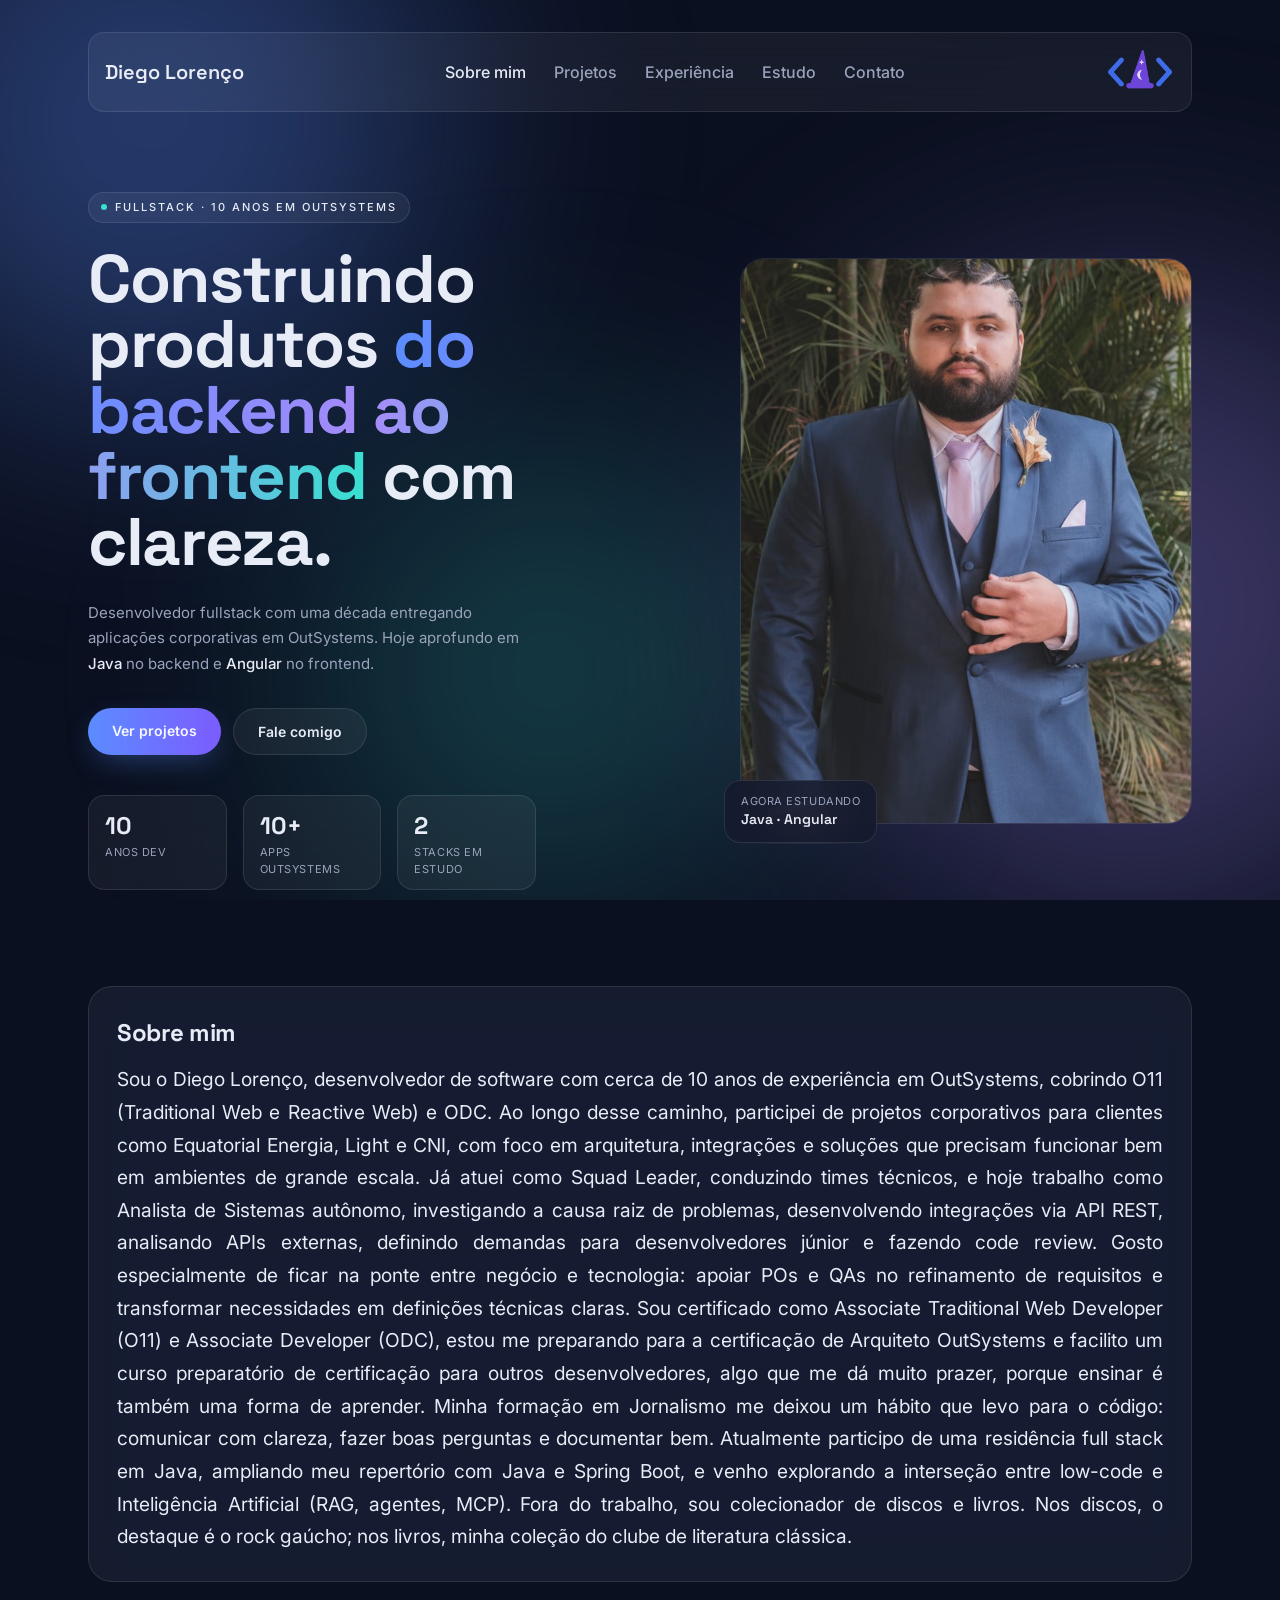
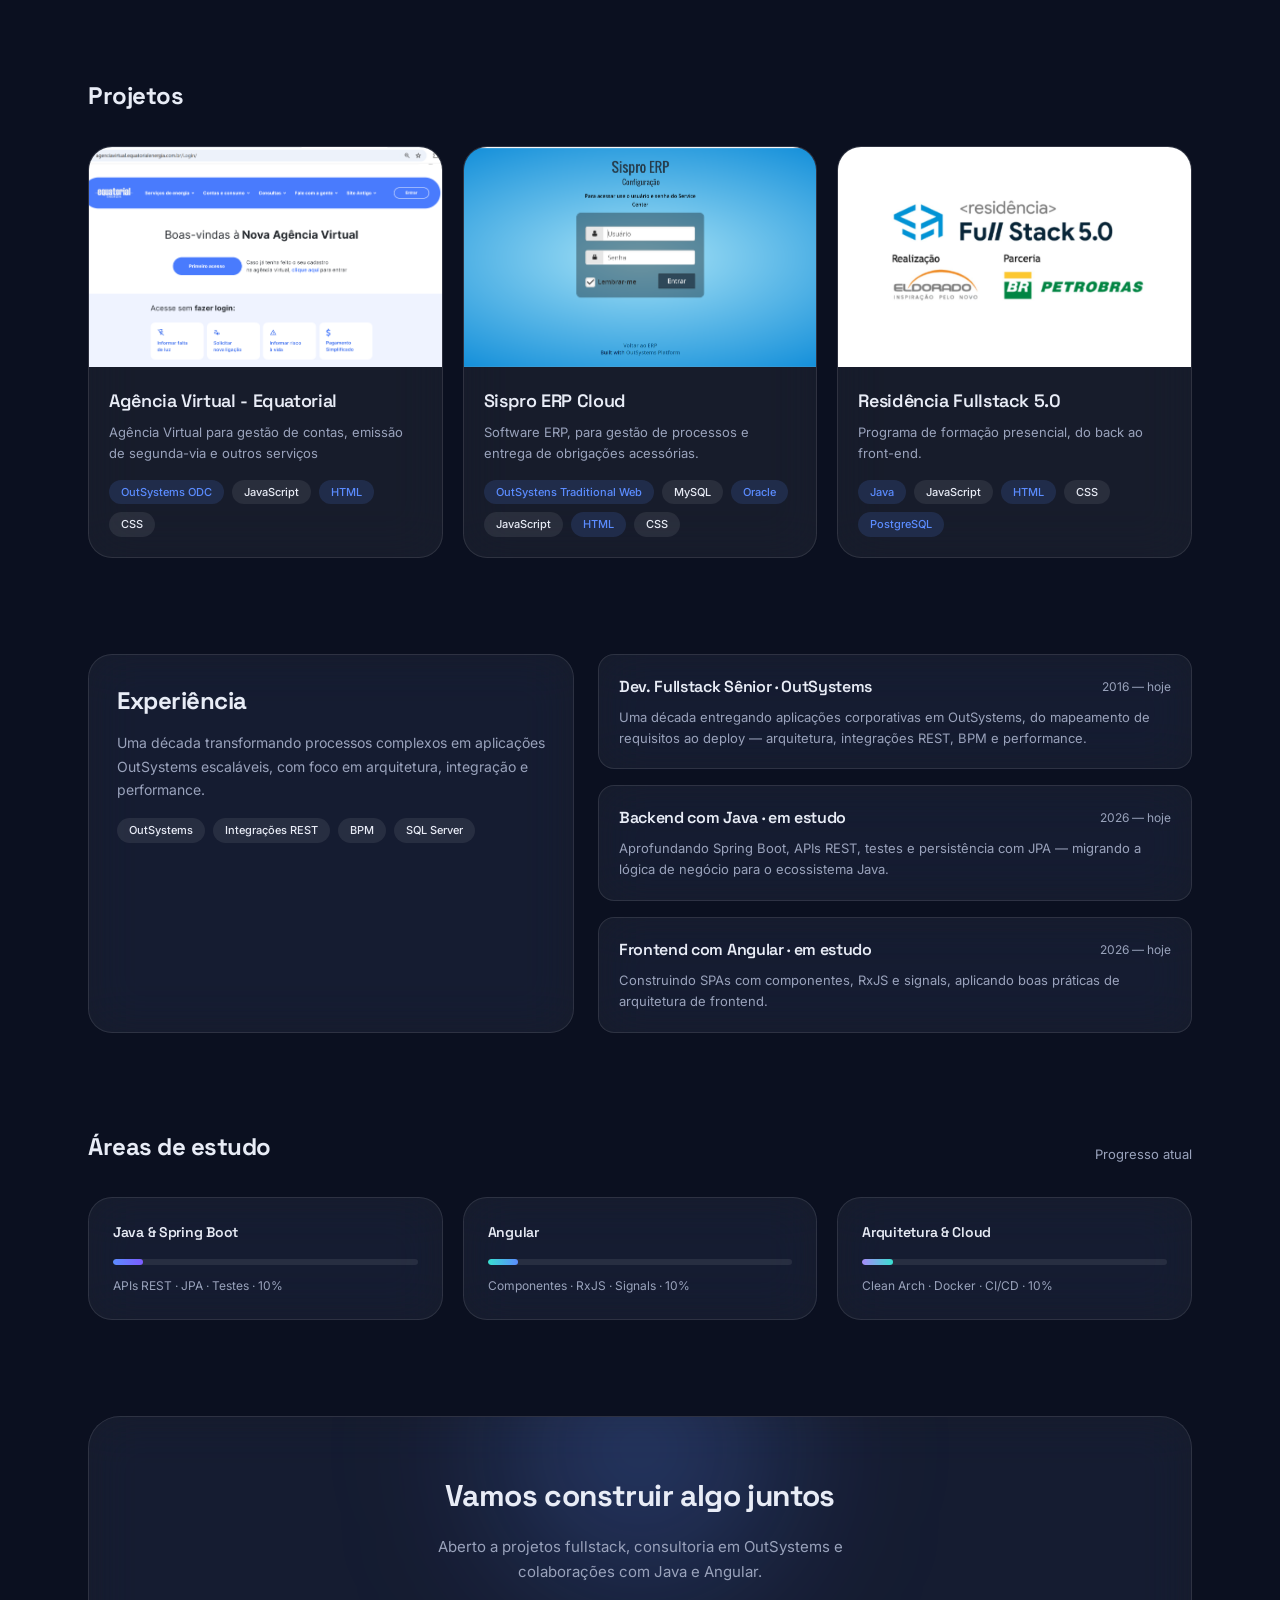
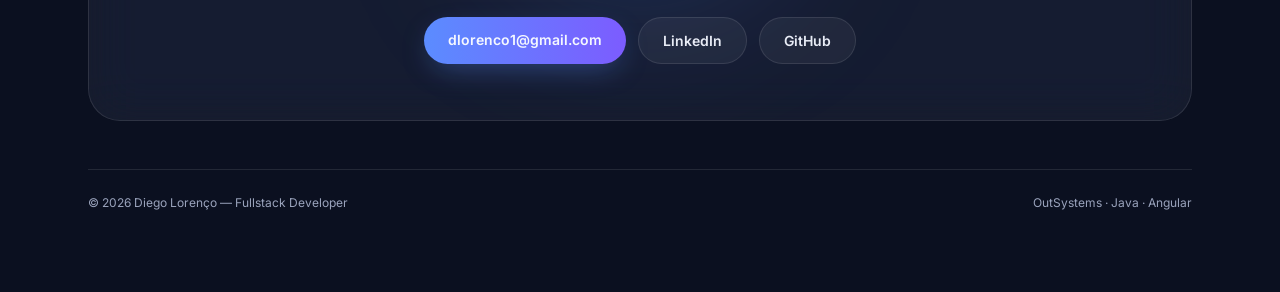
<file: index.html>
<!DOCTYPE html>
<html lang="pt-BR">
<head>
    
    <!-- Define o charser para UTF-8, para interpretar acentos e caracteres especiais. -->
    <meta charset="UTF-8" />

    <!-- Faz a página se adaptar à largura da tela do celular. 
    Sem ela, o navegador mobile renderiza a página como se fosse desktop, bem pequena, 
    e o usuário precisa dar zoom. É essencial para o site ser responsivo. -->
  
    <meta name="viewport" content="width=device-width, initial-scale=1.0" />
    
    <title> Diego Lorenço - Analista de Sistemas </title>
    
    <!-- Resumo que aparece no resultado do Google -->
    <meta name="description" content="Portfólio de Diego Lorenço: projetos pessoais, 10 anos de experiência em OutSystems e estudo de Java e Angular."/>   

    <!-- Como o link aparece ao ser compartilhado no WhatsApp, LinkedIn, Facebook (Open Graph) -->
    <meta property="og:title" content="Diego Lorenço - Analista de Sistemas">
    <meta property="og:description" content="Projetos pessoais, 10 anos de experiência em OutSystems e estudo de Java e Angular.">
    
    <!--Preciso defininir uma imagem de capa-->
    <meta property="og:image" content="https://meusite.com/img/capa.png"> 


    
    <!-- Importa as fontes. Ela carrega uma folha de estilo cuja URL diz exatamente o que você quer:

    1 - family=Inter:wght@400;500;600: a fonte Inter nos pesos 400 (normal), 500 (médio) e 600 (semi-negrito).
  
    2 - family=Space+Grotesk:wght@500;600;700: a Space Grotesk nos pesos 500, 600 e 700 (negrito). O + representa o espaço no nome.
  
    3 -  display=swap: enquanto a fonte baixa, o texto aparece com uma fonte do sistema e depois é trocado. 
         Isso evita que o texto fique invisível durante o carregamento.-->
  
  <link
    href="https://fonts.googleapis.com/css2?family=Inter:wght@400;500;600&family=Space+Grotesk:wght@500;600;700&display=swap"
    rel="stylesheet"
  />

  <!-- Importa o CSS que eu criei -->
  <link rel="stylesheet" href="styles.css" />

</head>

<body>
    
    <!-- Fundo da página -->
    <div class="bg-ambient" aria-hidden="true">
        <div class="blob blob-1"></div>
        <div class="blob blob-2"></div>
        <div class="blob blob-3"></div>
    </div>
 
    <div class="container">
    
    <!-- Navegação -->
    
    <nav class="nav">
      <div class="nav-brand">
        <span>Diego Lorenço</span>
      </div>
      <div class="nav-links">
        <a href="#biografia">Sobre mim</a>
        <a href="#projetos">Projetos</a>
        <a href="#experiencia">Experiência</a>
        <a href="#estudo">Estudo</a>
        <a href="#contato">Contato</a>
      </div>
      <div><img src="logo-claro-512.png" width="70" /></div>
    </nav>


     <!-- main -->
    <header class="main">
      <div>
        <div class="badge">
          <span class="dot"></span> Fullstack · 10 anos em OutSystems
        </div>
        <h1>
          Construindo produtos
          <span class="gradient-text">do backend ao frontend</span>
          com clareza.
        </h1>
        <p class="lead">
          Desenvolvedor fullstack com uma década entregando aplicações corporativas em
          OutSystems. Hoje aprofundo em <strong>Java</strong> no backend e
          <strong>Angular</strong> no frontend.
        </p>
        <div class="main-actions">
          <a href="#projetos" class="btn btn-primary">Ver projetos</a>
          <a href="#contato" class="btn btn-outline">Fale comigo</a>
        </div>
        <div class="stats">
          <div class="stat">
            <div class="stat-value">10</div>
            <div class="stat-label">anos dev</div>
          </div>
          <div class="stat">
            <div class="stat-value">10+</div>
            <div class="stat-label">apps OutSystems</div>
          </div>
          <div class="stat">
            <div class="stat-value">2</div>
            <div class="stat-label">stacks em estudo</div>
          </div>
        </div>
      </div>
      <div class="main-photo">
        <img src="eu.jpg" alt="Diego Lorenço trabalhando em seu setup de desenvolvimento" />
        <div class="main-photo-card">
          <div class="card-label">Agora estudando</div>
          <div class="card-value">Java · Angular</div>
        </div>
      </div>
    </header>

    <!--Sobre mim-->
    <section id="biografia" class="contato">
      <div class="card intro-card">
        <h2>Sobre mim</h2>
        <p class="biografia">

        Sou o Diego Lorenço, desenvolvedor de software com cerca de 10 anos de experiência em OutSystems, cobrindo O11 (Traditional Web e Reactive Web) e ODC. Ao longo desse caminho, participei de projetos corporativos para clientes como Equatorial Energia, Light e CNI, com foco em arquitetura, integrações e soluções que precisam funcionar bem em ambientes de grande escala.

        Já atuei como Squad Leader, conduzindo times técnicos, e hoje trabalho como Analista de Sistemas autônomo, investigando a causa raiz de problemas, desenvolvendo integrações via API REST, analisando APIs externas, definindo demandas para desenvolvedores júnior e fazendo code review. Gosto especialmente de ficar na ponte entre negócio e tecnologia: apoiar POs e QAs no refinamento de requisitos e transformar necessidades em definições técnicas claras.

        Sou certificado como Associate Traditional Web Developer (O11) e Associate Developer (ODC), estou me preparando para a certificação de Arquiteto OutSystems e facilito um curso preparatório de certificação para outros desenvolvedores, algo que me dá muito prazer, porque ensinar é também uma forma de aprender.

        Minha formação em Jornalismo me deixou um hábito que levo para o código: comunicar com clareza, fazer boas perguntas e documentar bem. Atualmente participo de uma residência full stack em Java, ampliando meu repertório com Java e Spring Boot, e venho explorando a interseção entre low-code e Inteligência Artificial (RAG, agentes, MCP).

        Fora do trabalho, sou colecionador de discos e livros. Nos discos, o destaque é o rock gaúcho; nos livros, minha coleção do clube de literatura clássica.

        </p>


    </section>

    <!-- projetos -->
    <section id="projetos">
      <div class="section-head">
        <h2>Projetos</h2>
      </div>
      <div class="projects-grid">
        <article class="project-card">
          <div class="project-img">
            <img src="login-agv-eqt.png" alt="Tela de Boas-Vindas da Agência Virtual - Equatorial" loading="lazy" />
          </div>
          <div class="project-body">
            <h3>Agência Virtual - Equatorial</h3>
            <p>Agência Virtual para gestão de contas, emissão de segunda-via e outros serviços</p>
            <div class="tags">
              <span class="tag tag-highlight">OutSystems ODC</span>
              <span class="tag">JavaScript</span>
              <span class="tag tag-highlight">HTML</span>
              <span class="tag">CSS</span>
            
            </div>
          </div>
        </article>
        <article class="project-card">
          <div class="project-img">
            <img src="sispro-erp-cloud.png" alt="Sispro ERP Cloud" loading="lazy" />
          </div>
          <div class="project-body">
            <h3>Sispro ERP Cloud</h3>
            <p>Software ERP, para gestão de processos e entrega de obrigações acessórias.</p>
            <div class="tags">
              <span class="tag tag-highlight">OutSystens Traditional Web</span>
              <span class="tag">MySQL</span>
              <span class="tag tag-highlight">Oracle</span>
              <span class="tag">JavaScript</span>
              <span class="tag tag-highlight">HTML</span>
              <span class="tag">CSS</span>

            </div>
          </div>
        </article>
        <article class="project-card">
          <div class="project-img">
            <img src="residenciafullstack.jpg" alt="Residência Fullstack 5.0" loading="lazy" />
          </div>
          <div class="project-body">
            <h3>Residência Fullstack 5.0</h3>
            <p>Programa de formação presencial, do back ao front-end.</p>
            <div class="tags">
              <span class="tag tag-highlight">Java</span>
              <span class="tag">JavaScript</span>
              <span class="tag tag-highlight">HTML</span>
              <span class="tag">CSS</span>
              <span class="tag tag-highlight">PostgreSQL</span>
            </div>
          </div>
        </article>
      </div>
    </section>

    <!-- experiência -->
    <section id="experiencia" class="experience">
      <div class="card intro-card">
        <h2>Experiência</h2>
        <p>
          Uma década transformando processos complexos em aplicações OutSystems escaláveis,
          com foco em arquitetura, integração e performance.
        </p>
        <div class="tags">
          <span class="tag">OutSystems</span>
          <span class="tag">Integrações REST</span>
          <span class="tag">BPM</span>
          <span class="tag">SQL Server</span>
        </div>
      </div>
      <div class="experience-list">
        <div class="card experience-item">
          <div class="experience-head">
            <h3>Dev. Fullstack Sênior · OutSystems</h3>
            <span class="period">2016 — hoje</span>
          </div>
          <p>
            Uma década entregando aplicações corporativas em OutSystems, do mapeamento de
            requisitos ao deploy — arquitetura, integrações REST, BPM e performance.
          </p>
        </div>
        <div class="card experience-item">
          <div class="experience-head">
            <h3>Backend com Java · em estudo</h3>
            <span class="period">2026 — hoje</span>
          </div>
          <p>
            Aprofundando Spring Boot, APIs REST, testes e persistência com JPA — migrando a
            lógica de negócio para o ecossistema Java.
          </p>
        </div>
        <div class="card experience-item">
          <div class="experience-head">
            <h3>Frontend com Angular · em estudo</h3>
            <span class="period">2026 — hoje</span>
          </div>
          <p>
            Construindo SPAs com componentes, RxJS e signals, aplicando boas práticas de
            arquitetura de frontend.
          </p>
        </div>
      </div>
    </section>

    <!-- estudo -->
    <section id="estudo">
      <div class="section-head">
        <h2>Áreas de estudo</h2>
        <span class="section-note">Progresso atual</span>
      </div>
      <div class="study-grid">
        <div class="card study-card">
          <h3>Java &amp; Spring Boot</h3>
          <div class="progress"><div class="progress-bar gradient-1" style="--target: 10%"></div></div>
          <span class="study-detail">APIs REST · JPA · Testes · 10%</span>
        </div>
        <div class="card study-card">
          <h3>Angular</h3>
          <div class="progress"><div class="progress-bar gradient-2" style="--target: 10%"></div></div>
          <span class="study-detail">Componentes · RxJS · Signals · 10%</span>
        </div>
        <div class="card study-card">
          <h3>Arquitetura &amp; Cloud</h3>
          <div class="progress"><div class="progress-bar gradient-3" style="--target: 10%"></div></div>
          <span class="study-detail">Clean Arch · Docker · CI/CD · 10%</span>
        </div>
      </div>
    </section>

    <!-- contato -->
    <section id="contato">
      <div class="card contact-card">
        <h2>Vamos construir algo juntos</h2>
        <p>
          Aberto a projetos fullstack, consultoria em OutSystems e colaborações com Java e
          Angular.
        </p>
        <div class="main-actions contact-actions">
          <a href="mailto:dlorenco1@gmail.com" class="btn btn-primary">dlorenco1@gmail.com</a>
          <a href="https://www.linkedin.com/in/diego-loren%C3%A7o-1a2941149/" class="btn btn-outline" target="_blank">LinkedIn</a>
          <a href="https://github.com/DiegaoDev2504" class="btn btn-outline" target="_blank">GitHub</a>
        </div>
      </div>
    </section>

    <footer>
      <span>© 2026 Diego Lorenço — Fullstack Developer</span>
      <span>OutSystems · Java · Angular</span>
    </footer>
  </div>

  <script src="script.js"></script>
</body>
</html>
</file>
<file: styles.css>
/* ============================================================
   Portfólio — Diego Lorenço - Analista de Sistemas
   ============================================================ */

:root {
  --background: #0b1020;
  --foreground: #e8ecf6;
  --muted-foreground: #9aa3bc;
  --card: rgba(255, 255, 255, 0.05);
  --card-strong: rgba(255, 255, 255, 0.08);
  --border: rgba(255, 255, 255, 0.1);
  --brand: #5b8cff;
  --brand-deep: #7c5cff;
  --accent: #38e0d0;
  --lilac: #a78bfa;
  --radius: 1rem;
  --font-sans: "Inter", ui-sans-serif, system-ui, sans-serif;
  --font-display: "Space Grotesk", "Inter", ui-sans-serif, sans-serif;
}

* {
  margin: 0;
  padding: 0;
  box-sizing: border-box;
}

html {
  scroll-behavior: smooth;
}

body {
  background-color: var(--background);
  color: var(--foreground);
  font-family: var(--font-sans);
  line-height: 1.5;
  overflow-x: hidden;
}

::selection {
  background: rgba(91, 140, 255, 0.4);
}

img {
  display: block;
  max-width: 100%;
}

a {
  text-decoration: none;
  color: inherit;
}

h1, h2, h3 {
  font-family: var(--font-display);
  letter-spacing: -0.02em;
}

/* ---------- fundo ambiente ---------- */
.bg-ambient {
  position: fixed;
  inset: 0;
  pointer-events: none;
  overflow: hidden;
  z-index: 0;
}

.blob {
  position: absolute;
  border-radius: 50%;
  filter: blur(130px);
}

.blob-1 {
  width: 560px;
  height: 560px;
  top: -160px;
  left: -130px;
  background: rgba(91, 140, 255, 0.35);
  animation: drift 14s ease-in-out infinite;
}

.blob-2 {
  width: 620px;
  height: 620px;
  top: 33%;
  right: -160px;
  background: rgba(167, 139, 250, 0.3);
  animation: drift 18s ease-in-out infinite;
}

.blob-3 {
  width: 460px;
  height: 460px;
  bottom: 0;
  left: 25%;
  background: rgba(56, 224, 208, 0.22);
  animation: drift 11s ease-in-out infinite;
}

@keyframes drift {
  0%, 100% { transform: translate3d(0, 0, 0); }
  50% { transform: translate3d(0, -24px, 0); }
}

/* ---------- layout ---------- */
.container {
  position: relative;
  z-index: 1;
  max-width: 72rem;
  margin: 0 auto;
  padding: 2rem 1.5rem 5rem;
}

section {
  margin-top: 6rem;
  scroll-margin-top: 6rem;
}

.section-head {
  display: flex;
  align-items: flex-end;
  justify-content: space-between;
  margin-bottom: 2rem;
}

.section-head h2 {
  font-size: 1.5rem;
  font-weight: 700;
}

.section-note {
  font-size: 0.8125rem;
  color: var(--muted-foreground);
}

.card {
  background: var(--card);
  border: 1px solid var(--border);
  border-radius: var(--radius);
  backdrop-filter: blur(24px) saturate(140%);
  -webkit-backdrop-filter: blur(24px) saturate(140%);
}

/* ---------- botões ---------- */
.btn {
  display: inline-block;
  padding: 0.75rem 1.5rem;
  border-radius: 999px;
  font-size: 0.875rem;
  font-weight: 600;
  transition: filter 0.2s, background-color 0.2s, color 0.2s;
}

.btn-primary {
  background: linear-gradient(to right, var(--brand), var(--brand-deep));
  color: #f5f8ff;
  box-shadow: 0 10px 30px -8px rgba(91, 140, 255, 0.4);
}

.btn-primary:hover {
  filter: brightness(1.1);
}

.btn-outline {
  border: 1px solid var(--border);
  background: var(--card);
  color: var(--foreground);
}

.btn-outline:hover {
  background: var(--card-strong);
}

.btn-sm {
  padding: 0.5rem 1rem;
  font-size: 0.8125rem;
  background: var(--foreground);
  color: var(--background);
  border: none;
}

.btn-sm:hover {
  background: var(--brand);
  color: #fff;
}

/* ---------- navegação ---------- */
.nav {
  position: sticky;
  top: 1rem;
  z-index: 30;
  display: flex;
  align-items: center;
  justify-content: space-between;
  padding: 0.25rem 1rem;
  border: 1px solid var(--border);
  border-radius: 1rem;
  background: var(--card);
  backdrop-filter: blur(24px);
  -webkit-backdrop-filter: blur(24px);
}

.nav-brand {
  display: flex;
  align-items: center;
  gap: 0.625rem;
  font-family: var(--font-display);
  font-size: 1.25rem;
  font-weight: 600;
}

.logo {
  display: grid;
  place-items: center;
  width: 2rem;
  height: 2rem;
  border-radius: 0.5rem;
  background: linear-gradient(135deg, var(--brand), var(--accent));
  color: #0b1020;
  font-weight: 700;
  font-size: 0.875rem;
}

.nav-links {
  display: none;
  gap: 1.75rem;
  font-size: 1rem;
  font-weight: 500;
  color: var(--muted-foreground);
}

.nav-links a {
  transition: color 0.2s;
}

.nav-links a:hover {
  color: var(--foreground);
}

/* ---------- main ---------- */
.main {
  margin-top: 3.5rem;
  display: grid;
  gap: 2.5rem;
  align-items: center;
}

.badge {
  display: inline-flex;
  align-items: center;
  gap: 0.5rem;
  padding: 0.375rem 0.75rem;
  border: 1px solid var(--border);
  border-radius: 999px;
  background: var(--card);
  font-size: 0.6875rem;
  font-weight: 500;
  text-transform: uppercase;
  letter-spacing: 0.18em;
}

.dot {
  width: 0.375rem;
  height: 0.375rem;
  border-radius: 50%;
  background: var(--accent);
}

.main h1 {
  margin-top: 1.5rem;
  font-size: clamp(2.4rem, 6vw, 4.2rem);
  font-weight: 700;
  line-height: 0.98;
}

.gradient-text {
  background: linear-gradient(to right, var(--brand), var(--lilac), var(--accent));
  -webkit-background-clip: text;
  background-clip: text;
  color: transparent;
}

.lead {
  margin-top: 1.5rem;
  max-width: 28rem;
  font-size: 0.9375rem;
  line-height: 1.7;
  color: var(--muted-foreground);
}

.lead strong {
  color: var(--foreground);
  font-weight: 500;
}

.main-actions {
  margin-top: 2rem;
  display: flex;
  flex-wrap: wrap;
  gap: 0.75rem;
}

.stats {
  margin-top: 2.5rem;
  display: grid;
  grid-template-columns: repeat(3, 1fr);
  gap: 1rem;
  max-width: 28rem;
}

.stat {
  padding: 0.75rem 1rem;
  border: 1px solid var(--border);
  border-radius: 1rem;
  background: var(--card);
  backdrop-filter: blur(24px);
}

.stat-value {
  font-family: var(--font-display);
  font-size: 1.5rem;
  font-weight: 700;
}

.stat-label {
  font-size: 0.6875rem;
  text-transform: uppercase;
  letter-spacing: 0.05em;
  color: var(--muted-foreground);
}

.main-photo {
  position: relative;
}

.main-photo img {
  width: 100%;
  aspect-ratio: 4 / 5;
  object-fit: cover;
  border-radius: 1.5rem;
  border: 1px solid var(--border);
}

.main-photo-card {
  position: absolute;
  bottom: -1.25rem;
  left: -1rem;
  padding: 0.75rem 1rem;
  border: 1px solid var(--border);
  border-radius: 1rem;
  background: rgba(20, 26, 46, 0.85);
  backdrop-filter: blur(24px);
}

.card-label {
  font-size: 0.6875rem;
  text-transform: uppercase;
  letter-spacing: 0.05em;
  color: var(--muted-foreground);
}

.card-value {
  font-family: var(--font-display);
  font-size: 0.875rem;
  font-weight: 600;
}

/* ---------- projetos ---------- */
.projects-grid {
  display: grid;
  gap: 1.25rem;
}

.project-card {
  overflow: hidden;
  border: 1px solid var(--border);
  border-radius: 1.5rem;
  background: var(--card);
  backdrop-filter: blur(24px);
  transition: border-color 0.3s;
}

.project-card:hover {
  border-color: rgba(91, 140, 255, 0.4);
}

.project-img {
  aspect-ratio: 16 / 10;
  overflow: hidden;
}

.project-img img {
  width: 100%;
  height: 100%;
  object-fit: cover;
  transition: transform 0.5s;
}

.project-card:hover .project-img img {
  transform: scale(1.03);
}

.project-body {
  padding: 1.25rem;
}

.project-body h3 {
  font-size: 1.125rem;
  font-weight: 600;
}

.project-body p {
  margin-top: 0.5rem;
  font-size: 0.8125rem;
  line-height: 1.6;
  color: var(--muted-foreground);
}

.tags {
  margin-top: 1rem;
  display: flex;
  flex-wrap: wrap;
  gap: 0.5rem;
}

.tag {
  padding: 0.25rem 0.75rem;
  border-radius: 999px;
  background: var(--card-strong);
  font-size: 0.6875rem;
  font-weight: 500;
}

.tag-highlight {
  background: rgba(91, 140, 255, 0.15);
  color: var(--brand);
}

/* ---------- experiência ---------- */
.experience {
  display: grid;
  gap: 1.5rem;
}

.intro-card {
  padding: 1.75rem;
  border-radius: 1.5rem;
}

.intro-card h2 {
  font-size: 1.5rem;
  font-weight: 700;
}

.intro-card p {
  margin-top: 0.75rem;
  font-size: 0.875rem;
  line-height: 1.7;
  color: var(--muted-foreground);
}

.intro-card .biografia{
  color: var(--foreground);
  font-size: 1.2rem;
  text-align: justify;


}

.experience-list {
  display: flex;
  flex-direction: column;
  gap: 1rem;
}

.experience-item {
  padding: 1.25rem;
}

.experience-head {
  display: flex;
  flex-wrap: wrap;
  align-items: center;
  justify-content: space-between;
  gap: 0.5rem;
}

.experience-head h3 {
  font-size: 1rem;
  font-weight: 600;
}

.period {
  font-size: 0.75rem;
  color: var(--muted-foreground);
}

.experience-item p {
  margin-top: 0.5rem;
  font-size: 0.8125rem;
  line-height: 1.6;
  color: var(--muted-foreground);
}

/* ---------- estudo ---------- */
.study-grid {
  display: grid;
  gap: 1.25rem;
}

.study-card {
  padding: 1.5rem;
  border-radius: 1.5rem;
}

.study-card h3 {
  font-size: 0.875rem;
  font-weight: 600;
}

.progress {
  margin-top: 1rem;
  height: 0.375rem;
  border-radius: 999px;
  background: var(--card-strong);
  overflow: hidden;
}

.progress-bar {
  height: 100%;
  width: 0;
  border-radius: 999px;
  transition: width 1.2s ease-out;
}

.progress-bar.animate {
  width: var(--target);
}

.gradient-1 { background: linear-gradient(to right, var(--brand), var(--brand-deep)); }
.gradient-2 { background: linear-gradient(to right, var(--accent), var(--brand)); }
.gradient-3 { background: linear-gradient(to right, var(--lilac), var(--accent)); }

.study-detail {
  display: block;
  margin-top: 0.75rem;
  font-size: 0.75rem;
  color: var(--muted-foreground);
}

/* ---------- contato ---------- */
.contact-card {
  position: relative;
  overflow: hidden;
  padding: 2.5rem;
  border-radius: 2rem;
  text-align: center;
}

.contact-card::before {
  content: "";
  position: absolute;
  top: -6rem;
  left: 50%;
  transform: translateX(-50%);
  width: 16rem;
  height: 16rem;
  border-radius: 50%;
  background: rgba(91, 140, 255, 0.3);
  filter: blur(90px);
  pointer-events: none;
}

.contact-card h2 {
  position: relative;
  font-size: 1.875rem;
  font-weight: 700;
}

.contact-card p {
  position: relative;
  margin: 1rem auto 0;
  max-width: 28rem;
  font-size: 0.9375rem;
  line-height: 1.7;
  color: var(--muted-foreground);
}

.contact-actions {
  position: relative;
  justify-content: center;
}

/* ---------- footer ---------- */
footer {
  margin-top: 3rem;
  padding-top: 1.5rem;
  border-top: 1px solid var(--border);
  display: flex;
  flex-direction: column;
  align-items: center;
  gap: 0.75rem;
  font-size: 0.75rem;
  color: var(--muted-foreground);
}

/* ---------- responsivo ---------- */
@media (min-width: 768px) {
  .nav-links {
    display: flex;
  }

  .main {
    margin-top: 5rem;
    grid-template-columns: 1.15fr 0.85fr;
  }

  .projects-grid,
  .study-grid {
    grid-template-columns: repeat(3, 1fr);
  }

  .experience {
    grid-template-columns: 0.9fr 1.1fr;
  }

  .contact-card {
    padding: 3.5rem;
  }

  footer {
    flex-direction: row;
    justify-content: space-between;
  }
}
</file>
